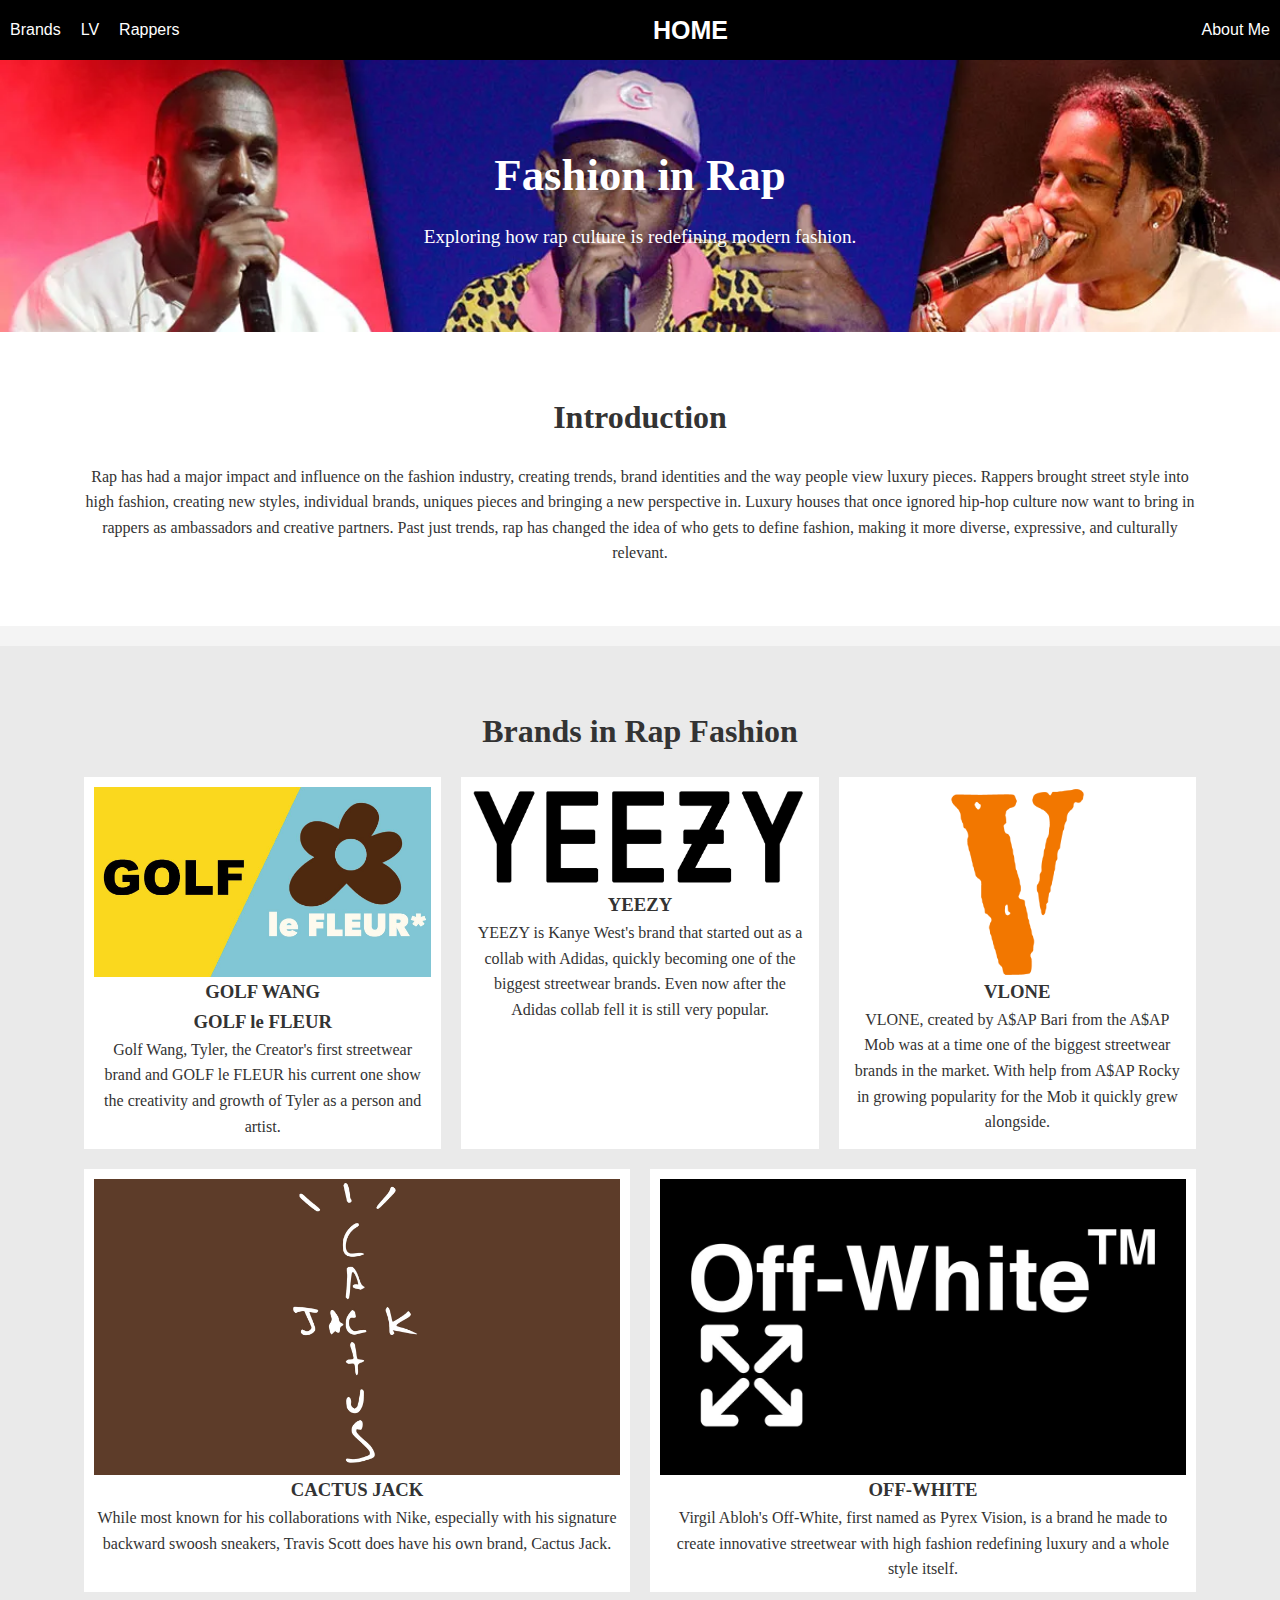
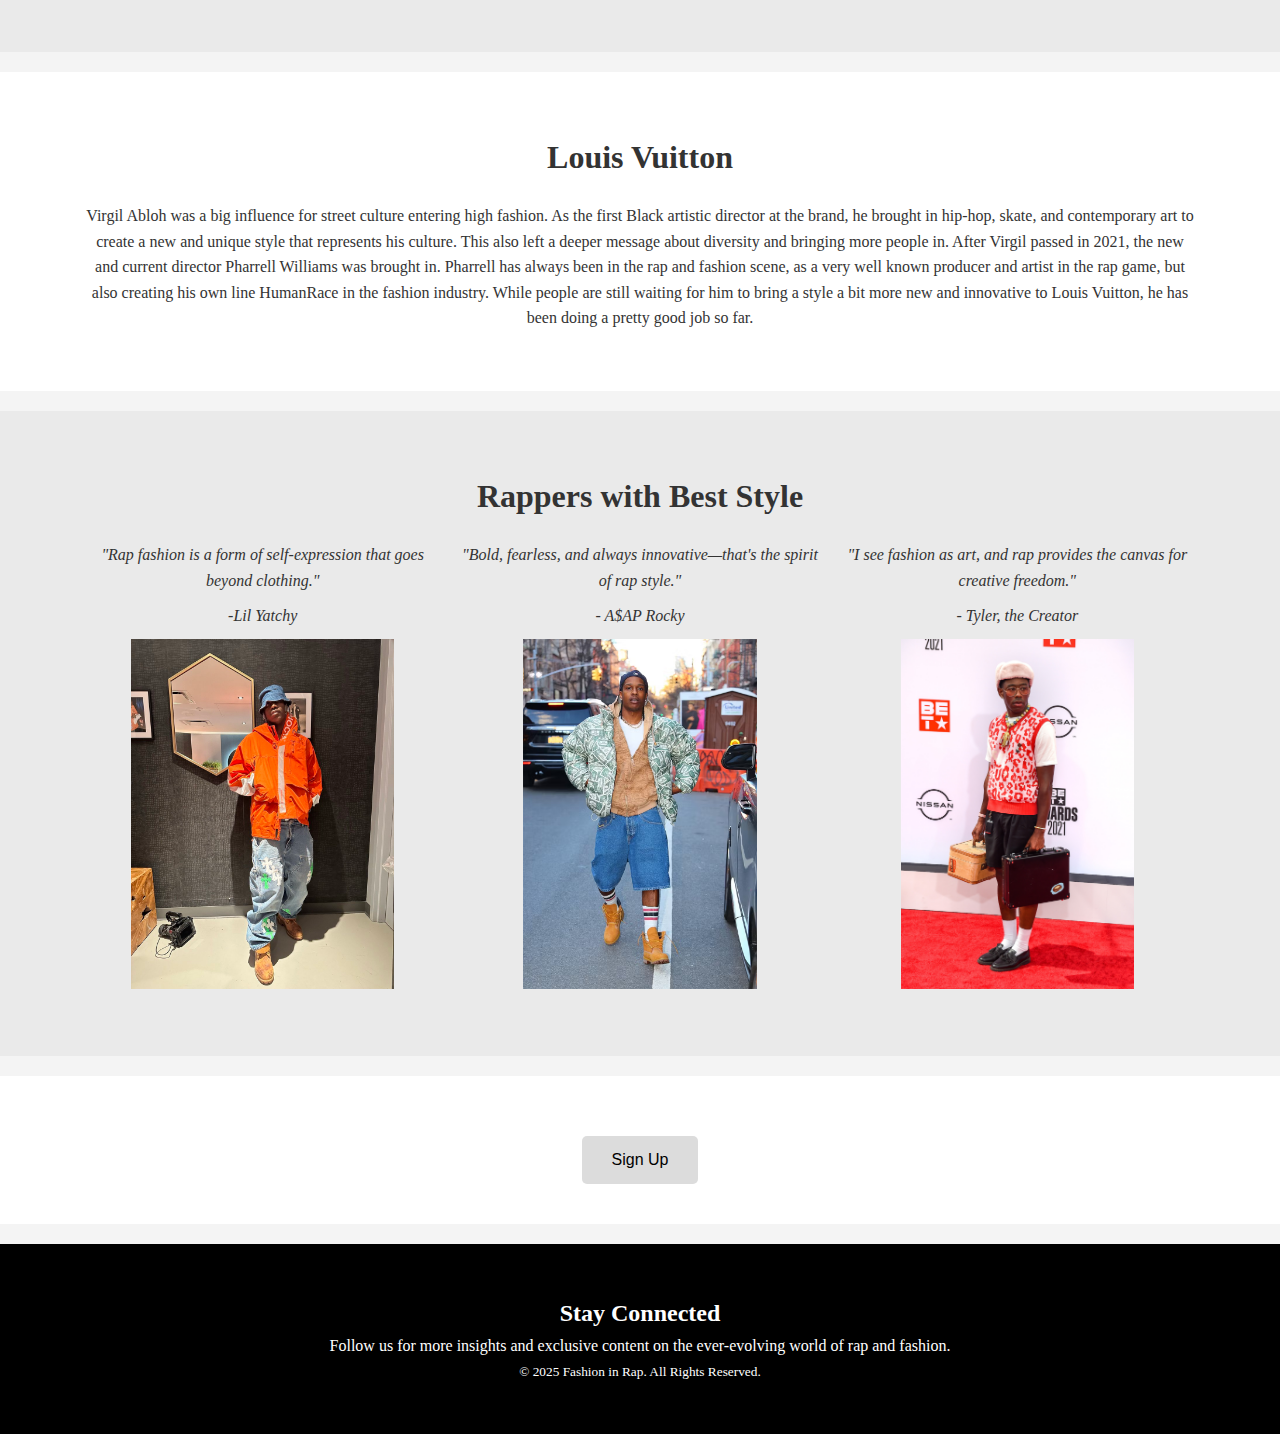
<file: index.html>
<!DOCTYPE html>
<html lang="en">
<head>
  <meta charset="UTF-8">
  <meta name="viewport" content="width=device-width, initial-scale=1.0">
  <title>Fashion in Rap: A Style Revolution</title>
  <link rel="stylesheet" href="styles/index.css">
</head>
<body>
  <!--Sticky bar on top-->  
  <nav class="nav-bar">
    <div class="blogsections" id="blog-sections">
      <a href="index.html#brands">Brands</a>
      <a href="index.html#collaborations">LV</a>
      <a href="index.html#icons">Rappers</a>
    </div>
    <div class="homepage">
      <a href="index.html" class="home-link">HOME</a>
    </div>
    <div class="aboutme">
      <a href="aboutme.html" class="about-link">About Me</a>
    </div>
    <button class="mobile-menu-btn" onclick="toggleMenu()">☰</button>
  </nav>

  <!--JavaScript-->
  <script>
    function toggleMenu() {
      document.getElementById("blog-sections").classList.toggle("active");
    }

    document.querySelectorAll("#blog-sections a").forEach(link => {
      link.addEventListener("click", function () {
        document.getElementById("blog-sections").classList.remove("active");
      });
    });
  </script>
  
  <!--Banner-->
  <header>
    <div class="container">
      <h1>Fashion in Rap</h1>
      <p>Exploring how rap culture is redefining modern fashion.</p>
    </div>
  </header>
  
  <!--Impact and influence-->
  <section id="intro">
    <div class="container">
      <h2>Introduction</h2>
      <p>Rap has had a major impact and influence on the fashion industry, creating trends, brand identities and the way people view luxury pieces. Rappers brought street style into high fashion, creating new styles, individual brands, uniques pieces and bringing a new perspective in. Luxury houses that once ignored hip-hop culture now want to bring in rappers as ambassadors and creative partners. Past just trends, rap has changed the idea of who gets to define fashion, making it more diverse, expressive, and culturally relevant.</p>
    </div>
  </section>
  
  <!--Known Brands-->
  <section id="brands">
    <div class="container">
      <h2>Brands in Rap Fashion</h2>
      <div class="brand-grid">
        <div class="brand-item brand1">
          <div class="image-container">
            <img src="images/GOLFleFleur.jpg" alt="Golf Wang & Golf le Fleur">
            <div class="overlay">
              <p>GOLF WANG / GOLF le FLEUR</p>
              <p>Created by: Tyler, the Creator</p>
            </div>
          </div>
          <h3>GOLF WANG</h3>
          <h3>GOLF le FLEUR</h3>
          <p>Golf Wang, Tyler, the Creator's first streetwear brand and GOLF le FLEUR his current one show the creativity and growth of Tyler as a person and artist.</p>
        </div>
        <div class="brand-item brand2">
          <div class="image-container">
            <img src="images/yeezy.png" alt="Yeezy">
            <div class="overlay">
              <p>YEEZY</p>
              <p>Created by: Kanye West</p>
            </div>
          </div>
          <h3>YEEZY</h3>
          <p>YEEZY is Kanye West's brand that started out as a collab with Adidas, quickly becoming one of the biggest streetwear brands. Even now after the Adidas collab fell it is still very popular.</p>
        </div>
        <div class="brand-item brand3">
          <div class="image-container">
            <img src="images/VLONE.png" alt="VLONE">
            <div class="overlay">
              <p>VLONE</p>
              <p>Created by: A$AP Bari</p>
            </div>
          </div>
          <h3>VLONE</h3>
          <p>VLONE, created by A$AP Bari from the A$AP Mob was at a time one of the biggest streetwear brands in the market. With help from A$AP Rocky in growing popularity for the Mob it quickly grew alongside.</p>
        </div>
        <div class="brand-item brand4">
          <div class="image-container">
            <img src="images/cactusjack.jpg" alt="Cactus Jack">
            <div class="overlay">
              <p>CACTUS JACK</p>
              <p>Created by: Travis Scott</p>
            </div>
          </div>
          <h3>CACTUS JACK</h3>
          <p>While most known for his collaborations with Nike, especially with his signature backward swoosh sneakers, Travis Scott does have his own brand, Cactus Jack.</p>
        </div>
        <div class="brand-item brand5">
          <div class="image-container">
            <img src="images/OffWhite.jpg" alt="Off-White">
            <div class="overlay">
              <p>OFF-WHITE</p>
              <p>Created by: Virgil Abloh</p>
            </div>
          </div>
          <h3>OFF-WHITE</h3>
          <p>Virgil Abloh's Off-White, first named as Pyrex Vision, is a brand he made to create innovative streetwear with high fashion redefining luxury and a whole style itself.</p>
        </div>
        
      </div>
    </div>
  </section>
  
  <!--Louis Vuitton-->
  <section id="collaborations">
    <div class="container">
      <h2>Louis Vuitton</h2>
      <p>Virgil Abloh was a big influence for street culture entering high fashion. As the first Black artistic director at the brand, he brought in hip-hop, skate, and contemporary art to create a new and unique style that represents his culture. This also left a deeper message about diversity and bringing more people in. After Virgil passed in 2021, the new and current director Pharrell Williams was brought in. Pharrell has always been in the rap and fashion scene, as a very well known producer and artist in the rap game, but also creating his own line HumanRace in the fashion industry. While people are still waiting for him to bring a style a bit more new and innovative to Louis Vuitton, he has been doing a pretty good job so far.</p>
    </div>
  </section>
  
  <!--Top 3 Best dressed-->
  <section id="icons">
    <div class="container">
      <h2>Rappers with Best Style</h2>
      <div class="rappers-grid">
        <div class="rappers">
          <p>"Rap fashion is a form of self-expression that goes beyond clothing."</p>
          <p>-Lil Yatchy</p>
          <img src="images/YatchyOutfit.jpeg" alt="Lil Yatchy Outfit">
        </div>
        <div class="rappers">
          <p>"Bold, fearless, and always innovative—that's the spirit of rap style."</p>
          <p>- A$AP Rocky</p>
          <img src="images/RockyOutfit.avif" alt="A$AP Rocky Outfit">
        </div>
        <div class="rappers">
          <p>"I see fashion as art, and rap provides the canvas for creative freedom."</p>
          <p>- Tyler, the Creator</p>
          <img src="images/TylerOutfit.jpg" alt="Tyler, the Creator Outfit">
        </div>
      </div>
    </div>
  </section>
  
  <!--Signup-->
  <section class="signup">
    <button onclick="document.getElementById('signup-form').style.display='block'">Sign Up</button>
    <div id="signup-form" class="form-popup">
        <form class="form-container">
            <h2>Sign Up for More</h2>
            <label for="name">Name:</label>
            <input type="text" id="name" name="fullname" placeholder="Type here" required>
            <label for="email">Email:</label>
            <input type="email" id="email" name="email" placeholder="Type here" required> 
            
            <button type="submit" class="btn">Submit</button>
            <button type="button" class="btn cancel" onclick="document.getElementById('signup-form').style.display='none'">Close</button>
        </form>
    </div>
  </section>
  
  <!--Footer-->
  <footer>
    <div class="container">
      <h2>Stay Connected</h2>
      <p>Follow us for more insights and exclusive content on the ever-evolving world of rap and fashion.</p>
      <small>&copy; 2025 Fashion in Rap. All Rights Reserved.</small>
    </div>
  </footer>
  
</body>
</html>
</file>
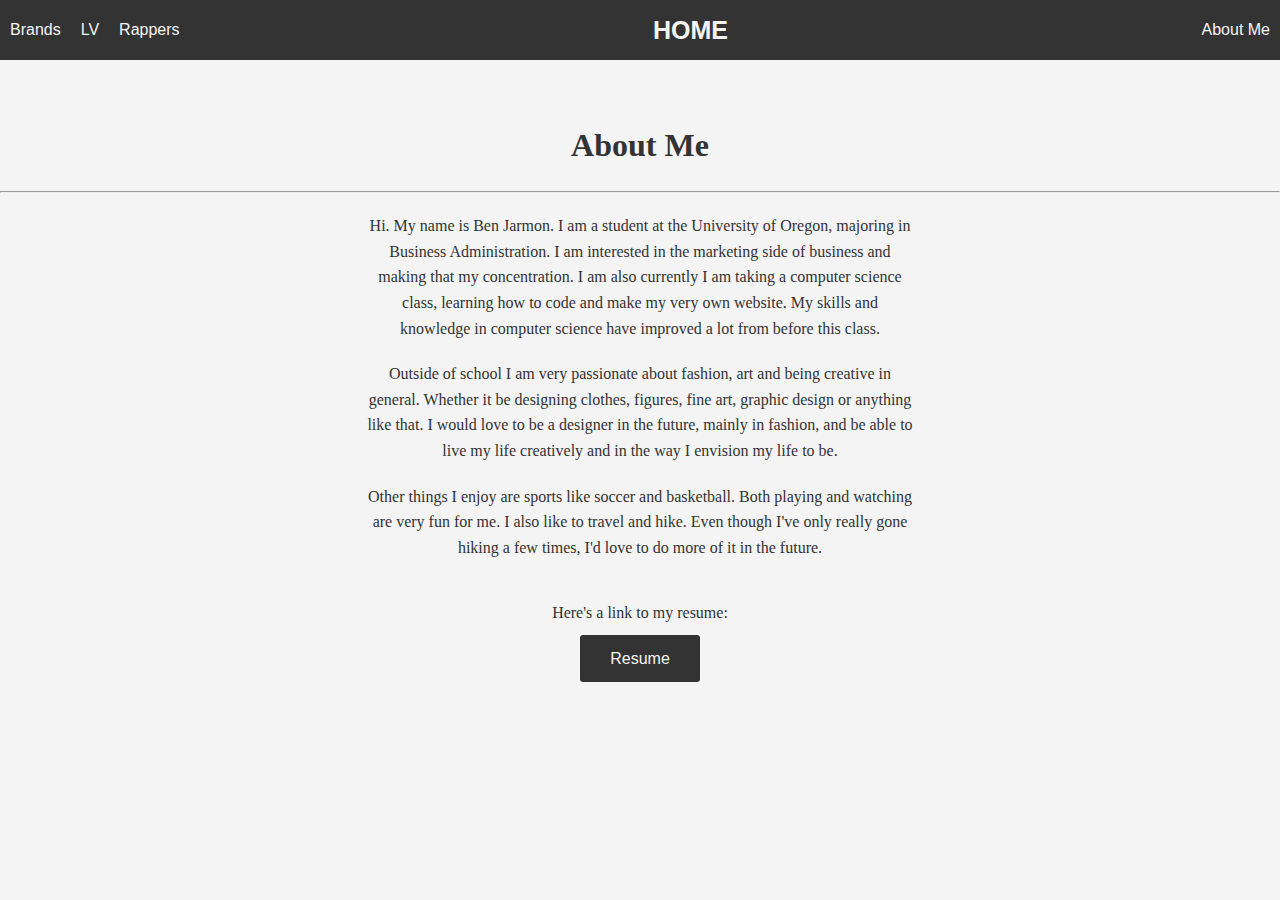
<file: aboutme.html>
<!DOCTYPE html>
<html lang="en">

<head>
  <meta charset="UTF-8">
  <meta name="viewport" content="width=device-width, initial-scale=1.0">
  <title>About Me</title>
  <link rel="stylesheet" href="styles/aboutme.css">
</head>

<body>
  <!--Sticky bar on top-->
  <nav class="nav-bar">
    <div class="blogsections" id="blog-sections">
      <a href="index.html#brands">Brands</a>
      <a href="index.html#collaborations">LV</a>
      <a href="index.html#icons">Rappers</a>
    </div>
    <div class="homepage">
      <a href="index.html" class="home-link">HOME</a>
    </div>
    <div class="aboutme">
      <a href="aboutme.html" class="about-link">About Me</a>
    </div>
    <button class="mobile-menu-btn" onclick="toggleMenu()">☰</button>
  </nav>

  <!--JavaScript-->
  <script>
    function toggleMenu() {
      document.getElementById("blog-sections").classList.toggle("active");
    }

    document.querySelectorAll("#blog-sections a").forEach(link => {
      link.addEventListener("click", function () {
        document.getElementById("blog-sections").classList.remove("active");
      });
    });
  </script>
  <div class="aboutmeparagraph">
    <h1>About Me</h1>
    <hr>
    <p>Hi. My name is Ben Jarmon. I am a student at the University of Oregon, majoring in Business Administration. I am interested in the marketing side of business and making that my concentration. I am also currently I am taking a computer science class, learning how to code and make my very own website. My skills and knowledge in computer science have improved a lot from before this class.</p>
    <p>Outside of school I am very passionate about fashion, art and being creative in general. Whether it be designing clothes, figures, fine art, graphic design or anything like that. I would love to be a designer in the future, mainly in fashion, and be able to live my life creatively and in the way I envision my life to be.</p>
    <p>Other things I enjoy are sports like soccer and basketball. Both playing and watching are very fun for me. I also like to travel and hike. Even though I've only really gone hiking a few times, I'd love to do more of it in the future.</p>
    <p> </p>
    <p>Here's a link to my resume:</p>
   <div class="resume" id="resumeid">
    <a href="resume.html">Resume</a>
   </div>
  </div>
</body>
</html>
</file>
<file: styles/index.css>
/* Basic Reset */
* {
    margin: 0;
    padding: 0;
    box-sizing: border-box;
  }
  



  /* Base Styles */
  body {
    font-family: Tahoma;
    line-height: 1.6;
    background-color: #f4f4f4;
    color: #333;
  }

  .container {
    width: 90%;
    max-width: 1200px;
    margin: 0 auto;
    padding: 20px;
  }




  /* Section */
  section {
    padding: 40px 0;
    background: white;
    margin-bottom: 20px;
    text-align: center;
  }

  section:nth-of-type(even) {
    background: #eaeaea;
  }

  section h2 {
    text-align: center;
    margin-bottom: 20px;
    font-size: 2rem;
  }
  



  /* Top Bar */
  a {
    text-decoration: none;
    color: white;
    font-family: Arial, sans-serif;
  }
  
  .nav-bar {
    position: sticky;
    top: 0;
    z-index: 1000;
    display: flex;
    align-items: center;
    justify-content: space-between;
    padding: 10px;
    background-color: black;
    overflow: visible;
  }
  
  .homepage {
    flex: 1;
    display: flex;
    justify-content: center;
    font-size: 25px;
    font-weight: bold;
  }

  .blogsections {
    display: flex;
    gap: 20px;
  }
  
  .mobile-menu-btn {
    display: none;
  }

  @media screen and (max-width: 768px) {
    .mobile-menu-btn {
      display: block;
      position: absolute;
      left: 10px;
      top: 10px;
      background: none;
      border: none;
      font-size: 24px;
      z-index: 1100;
      color: white;
    }

    .nav-bar {
      justify-content: center;
    }
    .aboutme {
      position: absolute;
      right: 10px;
      top: 10px;
    }
    .blogsections {
      display: none;
      flex-direction: column;
      position: absolute;
      top: 50px;  
      left: 0;
      width: 50%;  
      background-color: darkgray;
      padding: 10px 0;
      box-shadow: 0 2px 4px rgba(0, 0, 0, 0.1);
      z-index: 1000;
    }

    .blogsections.active {
      display: flex;
    }

    .blogsections a {
      padding: 10px 20px;
      border-bottom: 1px solid #ddd;
    }
    .blogsections a:last-child {
      border-bottom: none;
    }
  }





  /* Banner */ 
  header {
    background: url(../images/Banner.webp) center/cover no-repeat;
    background-position: 50% 0%;
    color: white;
    padding: 60px 0;
    text-align: center;
  }

  header h1 {
    font-size: 2.8rem;
    margin-bottom: 10px;
  }

  header p {
    font-size: 1.2rem;
    text-align: center;
  }
  





  /* Known brands */
  #brands h2 {
    text-align: center;
    margin-bottom: 20px;
  }

  .brand-grid {
    display: grid;
    grid-gap: 20px;
    margin-top: 20px;
    
    grid-template-columns: repeat(6, 1fr);
    grid-template-rows: auto auto;
    grid-template-areas:
      "brand1 brand1 brand2 brand2 brand3 brand3"
      "brand4 brand4 brand4 brand5 brand5 brand5";
  }
  
  .brand1 { grid-area: brand1; }
  .brand2 { grid-area: brand2; }
  .brand3 { grid-area: brand3; }
  .brand4 { grid-area: brand4; }
  .brand5 { grid-area: brand5; }
  
  .brand-item {
    background: #fff;
    padding: 10px;
  }
  
  .image-container {
    position: relative;
    overflow: hidden;
  }
  
  .image-container img {
    display: block;
    width: 100%;
  }
  
  .overlay {
    position: absolute;
    top: 0; left: 0; right: 0; bottom: 0;
    background: rgba(0, 0, 0, 0.6);
    color: #fff;
    opacity: 0;
    transition: opacity 0.3s ease;
    display: flex;
    flex-direction: column;
    justify-content: center;
    align-items: center;
    text-align: center;
    padding: 10px;
  }
  
  .image-container:hover .overlay {
    opacity: 1;
  }
  
  @media (max-width: 768px) {
    .brand-grid {
      grid-template-columns: 1fr !important;
      grid-template-rows: auto;
      grid-template-areas:
        "brand1"
        "brand2"
        "brand3"
        "brand4"
        "brand5";
      
      justify-items: center;
    }
    
    .brand-item {
      max-width: 500px;
      margin: 0 auto; 
      width: 100%; 
    }
  }






  /*Top 3*/
  .rappers-grid {
    display: grid;
    grid-template-columns: repeat(3, 1fr);
    gap: 20px;
  }

  .rappers p {
    font-style: italic;
    margin-bottom: 10px;
  }

  .rappers img {
    width: 100%;
    height: 350px;
    object-fit: contain;
  }
  




  
  /* Sign Up */
  .signup button {
    background: gainsboro;
    color: black;
    padding: 15px 30px;
    border: none;
    cursor: pointer;
    font-size: 12pt;
    border-radius: 5px;
    margin-top: 20px;
  }

  .signup button:hover {
    background: #999;
  }

  .form-popup {
    display: none;
    position: fixed;
    top: 50%;
    left: 50%;
    transform: translate(-50%, -50%);
    background: white;
    padding: 20px;
    border-radius: 10px;
    box-shadow: 0 0 15px rgba(0, 0, 0, 0.2);
    width: 25%;
}

.form-container {
    display: flex;
    flex-direction: column;
}

.form-container label {
    font-weight: bold;
    margin-top: 10px;
}

.form-container input {
    padding: 10px;
    margin-top: 5px;
    border: 1px solid #ccc;
    border-radius: 5px;
}

.form-container .btn {
    background: #333;
    color: white;
    padding: 10px;
    margin-top: 10px;
    border: none;
    cursor: pointer;
    font-size: 1em;
    border-radius: 5px;
}

.form-container .btn:hover {
    background: black;
}

.form-container .cancel {
    background: #ccc;
}

.form-container .cancel:hover {
    background: #999;
}
  






  /* Footer */
  footer {
    background: black;
    color: white;
    text-align: center;
    padding: 30px 0;
  }
  




  /* Size difference */
  @media (max-width: 768px) {
    .brand-grid {
      grid-template-columns: repeat(2, 1fr);
    }
    .icon-item {
      flex: 1 1 45%;
    }
  }

  @media (max-width: 576px) {
    header h1 {
      font-size: 2rem;
    }
    .brand-grid {
      grid-template-columns: 1fr;
    }
    .icon-item {
      flex: 1 1 100%;
    }
    .container {
      width: 95%;
    }
  }
</file>
<file: styles/aboutme.css>
/* Basic Reset */
* {
    margin: 0;
    padding: 0;
    box-sizing: border-box;
  }
  



  /* Base Styles */
  body {
    font-family: Tahoma;
    line-height: 1.6;
    background-color: #f4f4f4;
    color: #333;
  }

  .container {
    width: 90%;
    max-width: 1200px;
    margin: 0 auto;
    padding: 20px;
  }




  /* Section */
  section {
    padding: 40px 0;
    background: white;
    margin-bottom: 20px;
    text-align: center;
  }

  section:nth-of-type(even) {
    background: #eaeaea;
  }

  section h2 {
    text-align: center;
    margin-bottom: 20px;
    font-size: 2rem;
  }

  /*Top Bar*/
a {
    text-decoration: none;
    color: #333;
    font-family: Arial, sans-serif;
  }
  
  .nav-bar {
    position: sticky;
    top: 0;
    z-index: 1000;
    display: flex;
    align-items: center;
    justify-content: space-between;
    padding: 10px;
    background-color: #333;
    overflow: visible;
  }
  
  .nav-bar a{
    color: #f5f5f5;
  }

  .homepage {
    flex: 1;
    display: flex;
    justify-content: center;
    font-size: 25px;
    font-weight: bold;
  }

  .blogsections {
    display: flex;
    gap: 20px;
  }
  
  .mobile-menu-btn {
    display: none;
  }

  @media screen and (max-width: 768px) {
    .mobile-menu-btn {
      display: block;
      position: absolute;
      left: 10px;
      top: 10px;
      background: none;
      border: none;
      font-size: 24px;
      z-index: 1000;
      color:#f5f5f5;
    }

    .nav-bar {
      justify-content: center;
    }
    .aboutme {
      position: absolute;
      right: 10px;
      top: 10px;
    }
    .blogsections {
      display: none;
      flex-direction: column;
      position: absolute;
      top: 50px;  
      left: 0;
      width: 50%;  
      background-color: darkgray;
      padding: 10px 0;
      box-shadow: 0 2px 4px rgba(0, 0, 0, 0.1);
      z-index: 1000;
    }

    .blogsections.active {
      display: flex;
    }

    .blogsections a {
      padding: 10px 20px;
      border-bottom: 1px solid #ddd;
    }
    .blogsections a:last-child {
      border-bottom: none;
    }
  }

  /*About Me*/
  .aboutmeparagraph p {
    margin: auto;
    text-align: center;
    max-width: 550px;
    padding: 20px 0px 0px 0px;
  }

  .aboutmeparagraph h1 {
    text-align: center;
    margin: 60px 0px 20px 0px;
  }

  .linktoresume {
    margin: 20px 0px 20px 50px;
  }

  /*Resume*/
  .resume {
    text-align: center;
    padding: 20px 0px 100px 0px;
  }

  .resume a{
    background-color: #333;
    color: #f5f5f5;
    padding: 15px 30px;
    border-radius: 3px;
  }
</file>
